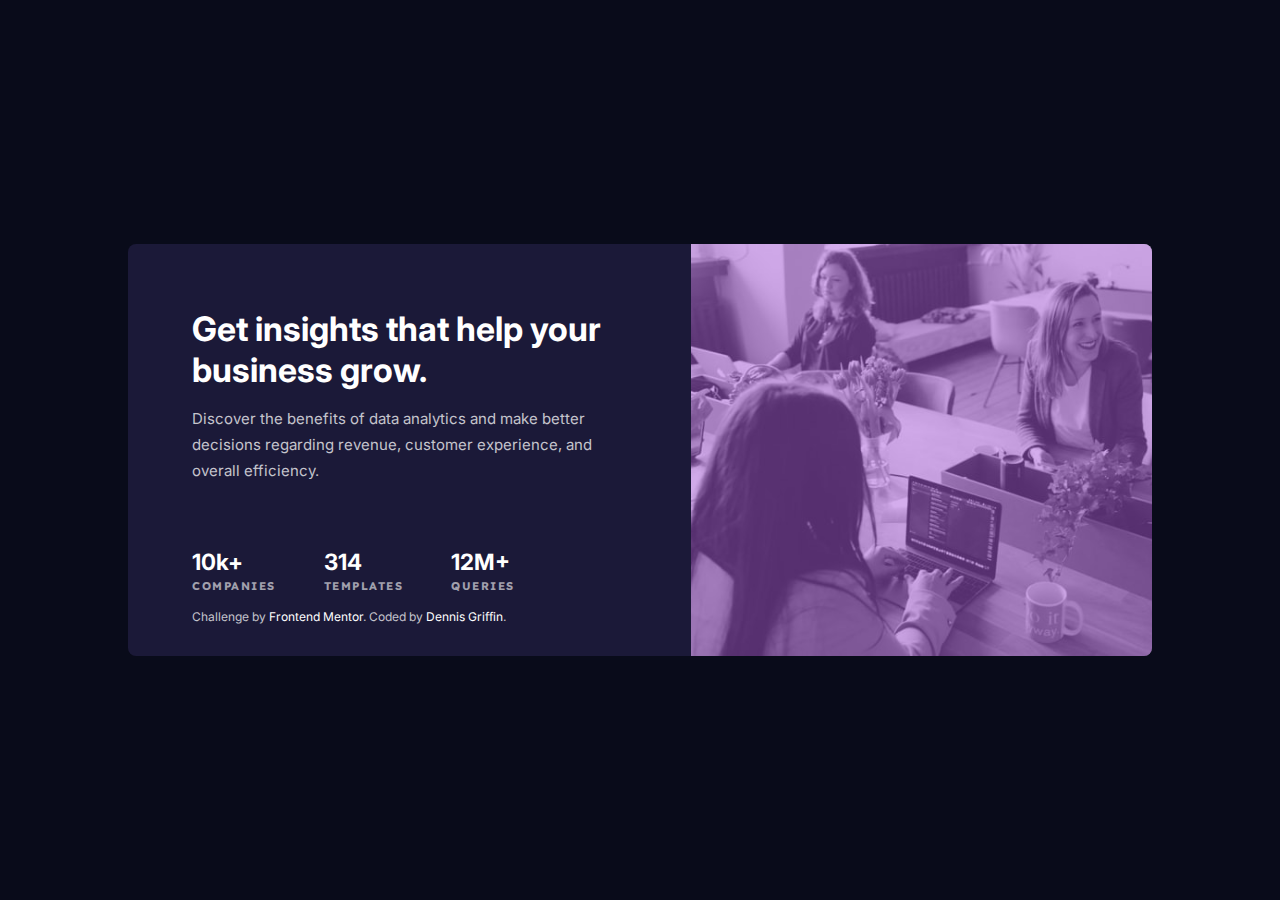
<file: index.html>
<!DOCTYPE html>
<html lang="en">
  <head>
    <meta charset="UTF-8" />
    <meta http-equiv="X-UA-Compatible" content="IE=edge" />
    <meta name="viewport" content="width=device-width, initial-scale=1.0" />
    <link rel="preconnect" href="https://fonts.gstatic.com" />
    <link
      href="https://fonts.googleapis.com/css2?family=Inter:wght@400;700&family=Lexend+Deca&display=swap"
      rel="stylesheet"
    />
    <link rel="icon" type="image/png" href="./images/favicon-32x32.png" />
    <link rel="stylesheet" href="./style.css" />
    <title>Frontend Mentor Challenge | Stats Preview Card Component</title>
  </head>
  <body>
    <main class="main">
      <div class="preview-card">
        <div class="preview-card__background-image"></div>
        <div class="preview-card__content">
          <h1 class="preview-card__heading">
            Get <span class="preview-card__heading-span">insights</span> that
            help your business grow.
          </h1>
          <p class="preview-card__text">
            Discover the benefits of data analytics and make better decisions
            regarding revenue, customer experience, and overall efficiency.
          </p>
          <div class="preview-card__stats-strip">
            <div class="preview-card__stat">
              <p class="preview-card__stat-value">10k+</p>
              <p class="preview-card__stat-metric">Companies</p>
            </div>
            <div class="preview-card__stat">
              <p class="preview-card__stat-value">314</p>
              <p class="preview-card__stat-metric">Templates</p>
            </div>
            <div class="preview-card__stat">
              <p class="preview-card__stat-value">12M+</p>
              <p class="preview-card__stat-metric">Queries</p>
            </div>
          </div>
          <p class="preview-card__text preview-card__attribution">
            Challenge by
            <a
              class="preview-card__link"
              href="https://www.frontendmentor.io?ref=challenge"
              target="_blank"
              >Frontend Mentor</a
            >. Coded by
            <a
              class="preview-card__link"
              href="https://dgdev1024.com"
              target="_blank"
              >Dennis Griffin</a
            >.
          </p>
        </div>
      </div>
    </main>
  </body>
</html>
</file>
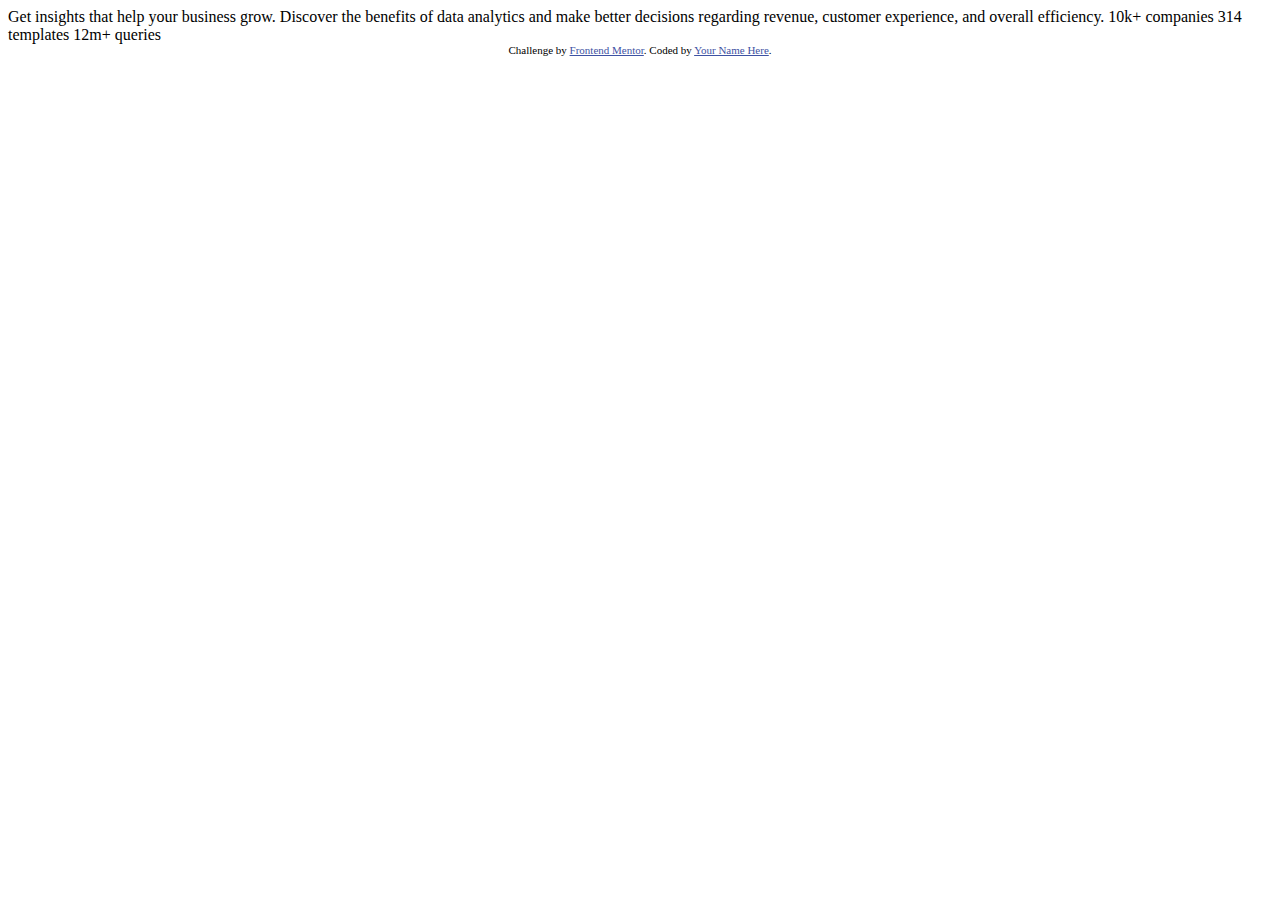
<file: details/index.html>
<!DOCTYPE html>
<html lang="en">
  <head>
    <meta charset="UTF-8" />
    <meta name="viewport" content="width=device-width, initial-scale=1.0" />
    <!-- displays site properly based on user's device -->

    <link
      rel="icon"
      type="image/png"
      sizes="32x32"
      href="./images/favicon-32x32.png"
    />

    <title>Frontend Mentor | Stats preview card component</title>

    <!-- Feel free to remove these styles or customise in your own stylesheet 👍 -->
    <style>
      .attribution {
        font-size: 11px;
        text-align: center;
      }
      .attribution a {
        color: hsl(228, 45%, 44%);
      }
    </style>
  </head>
  <body>
    Get insights that help your business grow. Discover the benefits of data
    analytics and make better decisions regarding revenue, customer experience,
    and overall efficiency. 10k+ companies 314 templates 12m+ queries

    <div class="attribution">
      Challenge by
      <a href="https://www.frontendmentor.io?ref=challenge" target="_blank"
        >Frontend Mentor</a
      >. Coded by <a href="">Your Name Here</a>.
    </div>
  </body>
</html>
</file>
<file: style.css>
/** Variables **/
:root {
  --color-very-dark-blue: hsl(233, 47%, 7%);
  --color-dark-desaturated-blue: hsl(244, 38%, 16%);
  --color-soft-violet: hsl(277, 64%, 61%);
  --color-transparent-soft-violet: hsla(277, 64%, 61%, 0.5);
  --color-white: hsl(0, 0%, 100%);
  --color-transparent-white-one: hsla(0, 0%, 100%, 0.75);
  --color-transparent-white-two: hsla(0, 0%, 100%, 0.6);
  --font-family-normal: "Inter", sans-serif;
  --font-family-special: "Lexend Deca", sans-serif;
  --font-weight-normal: 400;
  --font-weight-bold: 700;
}

/** Animations **/
@keyframes pulsate-insights {
  0% {
    color: var(--color-white);
  }

  50% {
    color: var(--color-soft-violet);
  }

  100% {
    color: var(--color-white);
  }
}

/** CSS Reset **/
* {
  margin: 0px;
  padding: 0px;
  box-sizing: border-box;
  font-family: var(--font-family-normal);
  font-weight: var(--font-weight-normal);
}

/** Root Font Size **/
html {
  font-size: 15px;
}

/** Main Content **/
.main {
  display: grid;
  place-items: center;

  min-height: 100vh;
  background-color: var(--color-very-dark-blue);
}

/** Preview Card Body **/
.preview-card {
  display: grid;
  grid-template-columns: 1fr;
  grid-template-rows: 0.5fr 1fr;
  grid-template-areas: "image" "content";
  width: 90%;
  max-width: 1024px;
  margin: 80px auto;
  background-color: var(--color-dark-desaturated-blue);
  border-radius: 8px;
  overflow: hidden;
}

/** Preview Card Background Image **/
.preview-card__background-image {
  grid-area: image;
  position: relative;
  background-image: url("./images/image-header-mobile.jpg");
  background-repeat: no-repeat;
  background-size: cover;
}

.preview-card__background-image:after {
  content: "";
  position: absolute;
  top: 0px;
  left: 0px;
  width: 100%;
  height: 100%;
  background-color: var(--color-transparent-soft-violet);
}

/** Preview Card Contents **/
.preview-card__content {
  padding: 32px;
  padding-bottom: 16px;
  text-align: center;
}

.preview-card__heading {
  font-size: 1.85rem;
  font-weight: var(--font-weight-bold);
  font-family: var(--font-family-normal);
  color: var(--color-white);
}

.preview-card__heading-span {
  font-size: inherit;
  font-weight: inherit;
  font-family: inherit;

  animation-name: pulsate-insights;
  animation-duration: 15s;
  animation-iteration-count: infinite;
}

.preview-card__text {
  padding: 16px 0px;
  color: var(--color-transparent-white-one);
  line-height: 1.75rem;
}

.preview-card__attribution {
  font-size: 0.8rem;
  line-height: initial !important;
  padding-bottom: 0px;
}

.preview-card__link {
  color: var(--color-white);
  text-decoration: none;
}

.preview-card__link:hover {
  text-decoration: underline;
}

.preview-card__stats-strip {
  display: flex;
  flex-direction: column;
  align-items: center;
  justify-content: center;
  gap: 24px;
  margin-top: 16px;
}

.preview-card__stat {
  display: flex;
  flex-direction: column;
  gap: 4px;
}

.preview-card__stat-value {
  font-size: 1.5rem;
  font-weight: var(--font-weight-bold);
  color: var(--color-white);
}

.preview-card__stat-metric {
  font-family: var(--font-family-special);
  font-weight: var(--font-weight-bold);
  font-size: 0.75rem;
  text-transform: uppercase;
  letter-spacing: 0.1rem;
  color: var(--color-transparent-white-two);
}

@media (min-width: 600px) {
  .preview-card {
    grid-template-rows: 1fr 1fr;
  }

  .preview-card__heading {
    font-size: 2rem;
  }

  .preview-card__stats-strip {
    flex-direction: row;
    justify-content: space-evenly;
  }
}

@media (min-width: 800px) {
  .preview-card {
    grid-template-rows: 1.25fr 1fr;
  }
}

@media (min-width: 1000px) {
  .preview-card {
    grid-template-columns: 55% 45%;
    grid-template-rows: 1fr;
    grid-template-areas: "content image";
  }

  .preview-card__background-image {
    background-image: url("./images/image-header-desktop.jpg");
  }

  .preview-card__content {
    display: grid;
    grid-template-columns: 1fr;
    padding: 64px;
    padding-bottom: 32px;
    text-align: left;
  }

  .preview-card__heading {
    font-size: 2.25rem;
  }

  .preview-card__stats-strip {
    justify-content: flex-start;
    gap: 48px;
    margin-top: 48px;
  }
}
</file>
